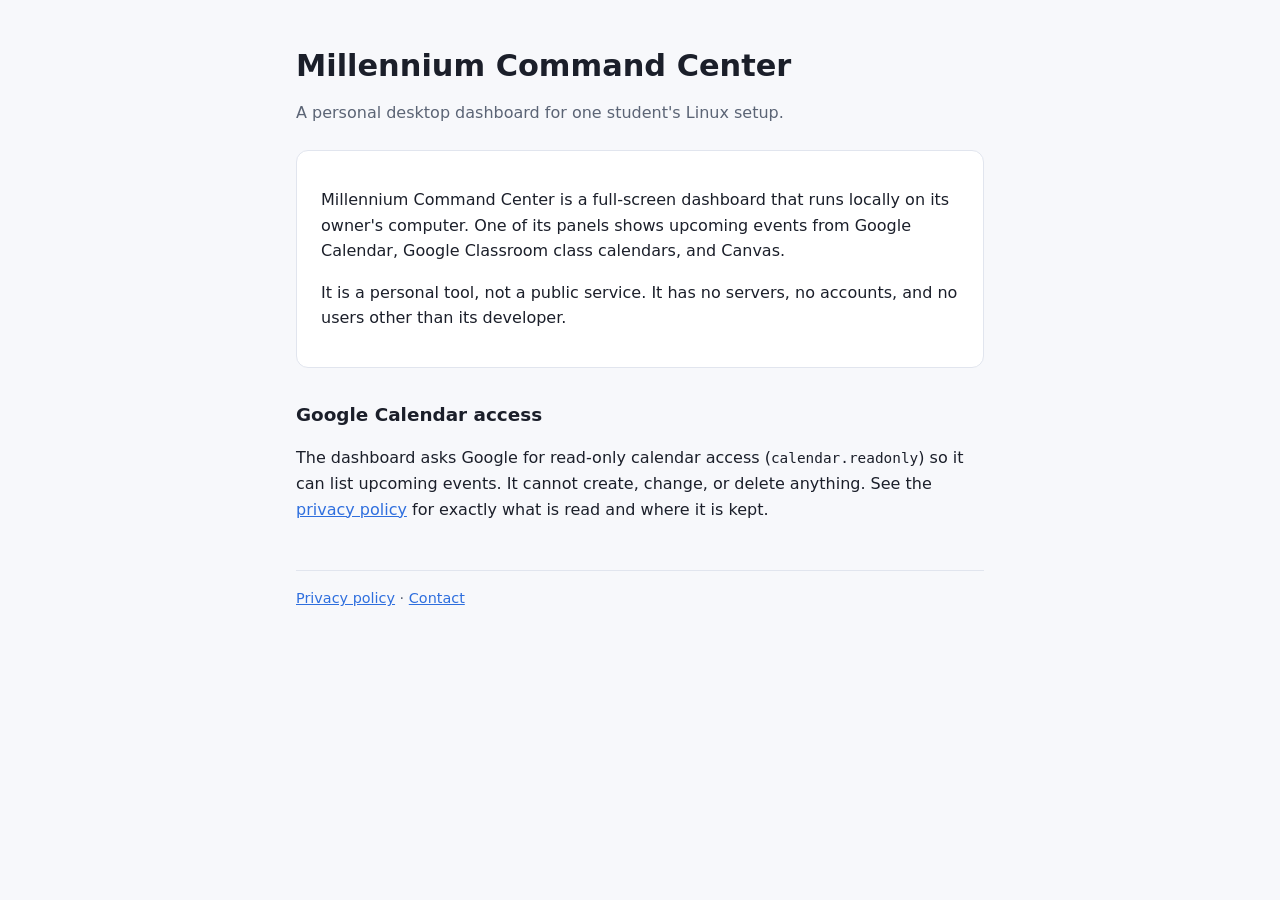
<file: index.html>
<!doctype html>
<html lang="en">
<head>
  <meta charset="utf-8">
  <meta name="viewport" content="width=device-width, initial-scale=1">
  <meta name="color-scheme" content="light dark">
  <link rel="icon" href="icon.svg" type="image/svg+xml">
  <title>Millennium Command Center</title>
  <meta name="description" content="A personal desktop dashboard that shows upcoming calendar events.">
  <link rel="stylesheet" href="style.css">
</head>
<body>
<main>
  <h1>Millennium Command Center</h1>
  <p class="muted">A personal desktop dashboard for one student's Linux setup.</p>

  <div class="card">
    <p>Millennium Command Center is a full-screen dashboard that runs locally on its owner's computer. One of its panels shows upcoming events from Google Calendar, Google Classroom class calendars, and Canvas.</p>
    <p>It is a personal tool, not a public service. It has no servers, no accounts, and no users other than its developer.</p>
  </div>

  <h2>Google Calendar access</h2>
  <p>The dashboard asks Google for read-only calendar access (<code>calendar.readonly</code>) so it can list upcoming events. It cannot create, change, or delete anything. See the <a href="privacy.html">privacy policy</a> for exactly what is read and where it is kept.</p>

  <footer>
    <nav aria-label="Footer">
      <a href="privacy.html">Privacy policy</a> ·
      <a href="https://github.com/BlushRins/millennium-command-center-site/issues">Contact</a>
    </nav>
  </footer>
</main>
</body>
</html>
</file>
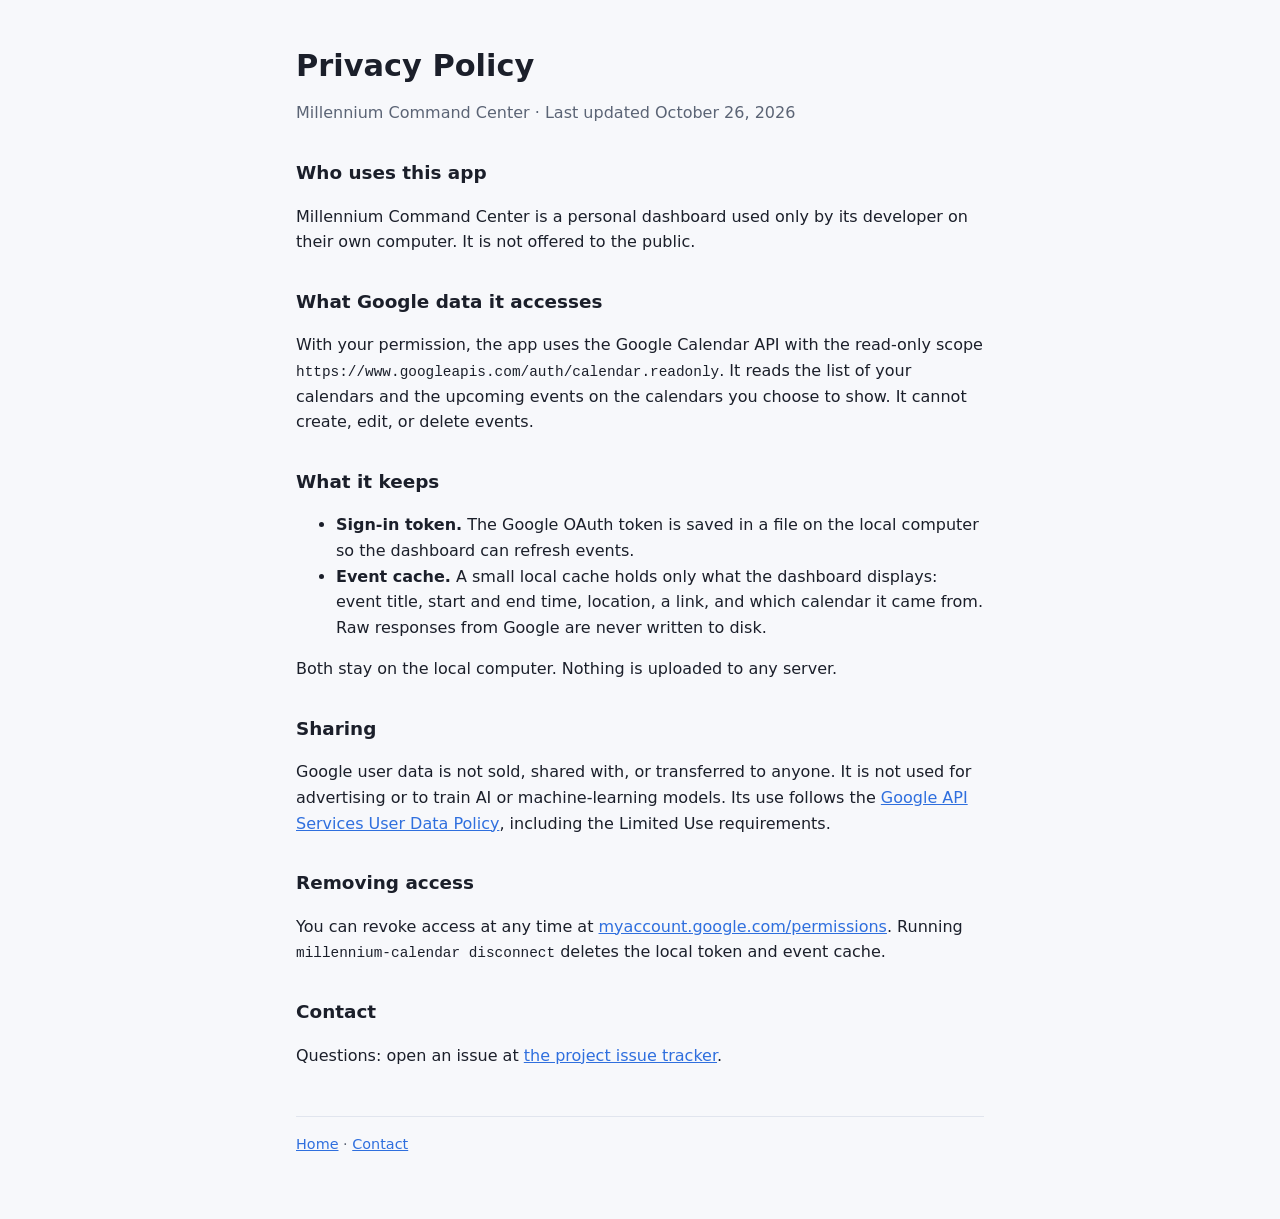
<file: privacy.html>
<!doctype html>
<html lang="en">
<head>
  <meta charset="utf-8">
  <meta name="viewport" content="width=device-width, initial-scale=1">
  <meta name="color-scheme" content="light dark">
  <link rel="icon" href="icon.svg" type="image/svg+xml">
  <title>Privacy Policy</title>
  <meta name="description" content="Privacy policy for Millennium Command Center.">
  <link rel="stylesheet" href="style.css">
</head>
<body>
<main>
  <h1>Privacy Policy</h1>
  <p class="muted">Millennium Command Center · Last updated October 26, 2026</p>

  <h2>Who uses this app</h2>
  <p>Millennium Command Center is a personal dashboard used only by its developer on their own computer. It is not offered to the public.</p>

  <h2>What Google data it accesses</h2>
  <p>With your permission, the app uses the Google Calendar API with the read-only scope <code>https://www.googleapis.com/auth/calendar.readonly</code>. It reads the list of your calendars and the upcoming events on the calendars you choose to show. It cannot create, edit, or delete events.</p>

  <h2>What it keeps</h2>
  <ul>
    <li><strong>Sign-in token.</strong> The Google OAuth token is saved in a file on the local computer so the dashboard can refresh events.</li>
    <li><strong>Event cache.</strong> A small local cache holds only what the dashboard displays: event title, start and end time, location, a link, and which calendar it came from. Raw responses from Google are never written to disk.</li>
  </ul>
  <p>Both stay on the local computer. Nothing is uploaded to any server.</p>

  <h2>Sharing</h2>
  <p>Google user data is not sold, shared with, or transferred to anyone. It is not used for advertising or to train AI or machine-learning models. Its use follows the <a href="https://developers.google.com/terms/api-services-user-data-policy">Google API Services User Data Policy</a>, including the Limited Use requirements.</p>

  <h2>Removing access</h2>
  <p>You can revoke access at any time at <a href="https://myaccount.google.com/permissions">myaccount.google.com/permissions</a>. Running <code>millennium-calendar disconnect</code> deletes the local token and event cache.</p>

  <h2>Contact</h2>
  <p>Questions: open an issue at <a href="https://github.com/BlushRins/millennium-command-center-site/issues">the project issue tracker</a>.</p>

  <footer>
    <nav aria-label="Footer">
      <a href="index.html">Home</a> ·
      <a href="https://github.com/BlushRins/millennium-command-center-site/issues">Contact</a>
    </nav>
  </footer>
</main>
</body>
</html>
</file>
<file: style.css>
:root { --bg: #f7f8fb; --fg: #1b1f2a; --muted: #5b6475; --accent: #2f6fde; --card: #ffffff; --line: #e1e5ee; }
@media (prefers-color-scheme: dark) {
  :root { --bg: #11141b; --fg: #e6e9f0; --muted: #9aa3b5; --accent: #7aa7ff; --card: #181c25; --line: #2a303d; }
}
* { box-sizing: border-box; }
body { margin: 0; background: var(--bg); color: var(--fg); font: 16px/1.6 system-ui, -apple-system, "Segoe UI", sans-serif; }
main { max-width: 720px; margin: 0 auto; padding: 48px 16px 64px; }
h1 { font-size: 1.9rem; line-height: 1.2; margin: 0 0 8px; }
h2 { font-size: 1.15rem; margin: 32px 0 8px; }
p, li { color: var(--fg); }
.muted { color: var(--muted); }
a { color: var(--accent); }
a:focus-visible { outline: 2px solid var(--accent); outline-offset: 2px; }
.card { background: var(--card); border: 1px solid var(--line); border-radius: 12px; padding: 20px 24px; margin-top: 24px; }
code { font-size: 0.9em; overflow-wrap: anywhere; }
footer { margin-top: 48px; padding-top: 16px; border-top: 1px solid var(--line); color: var(--muted); font-size: 0.9rem; }
</file>
